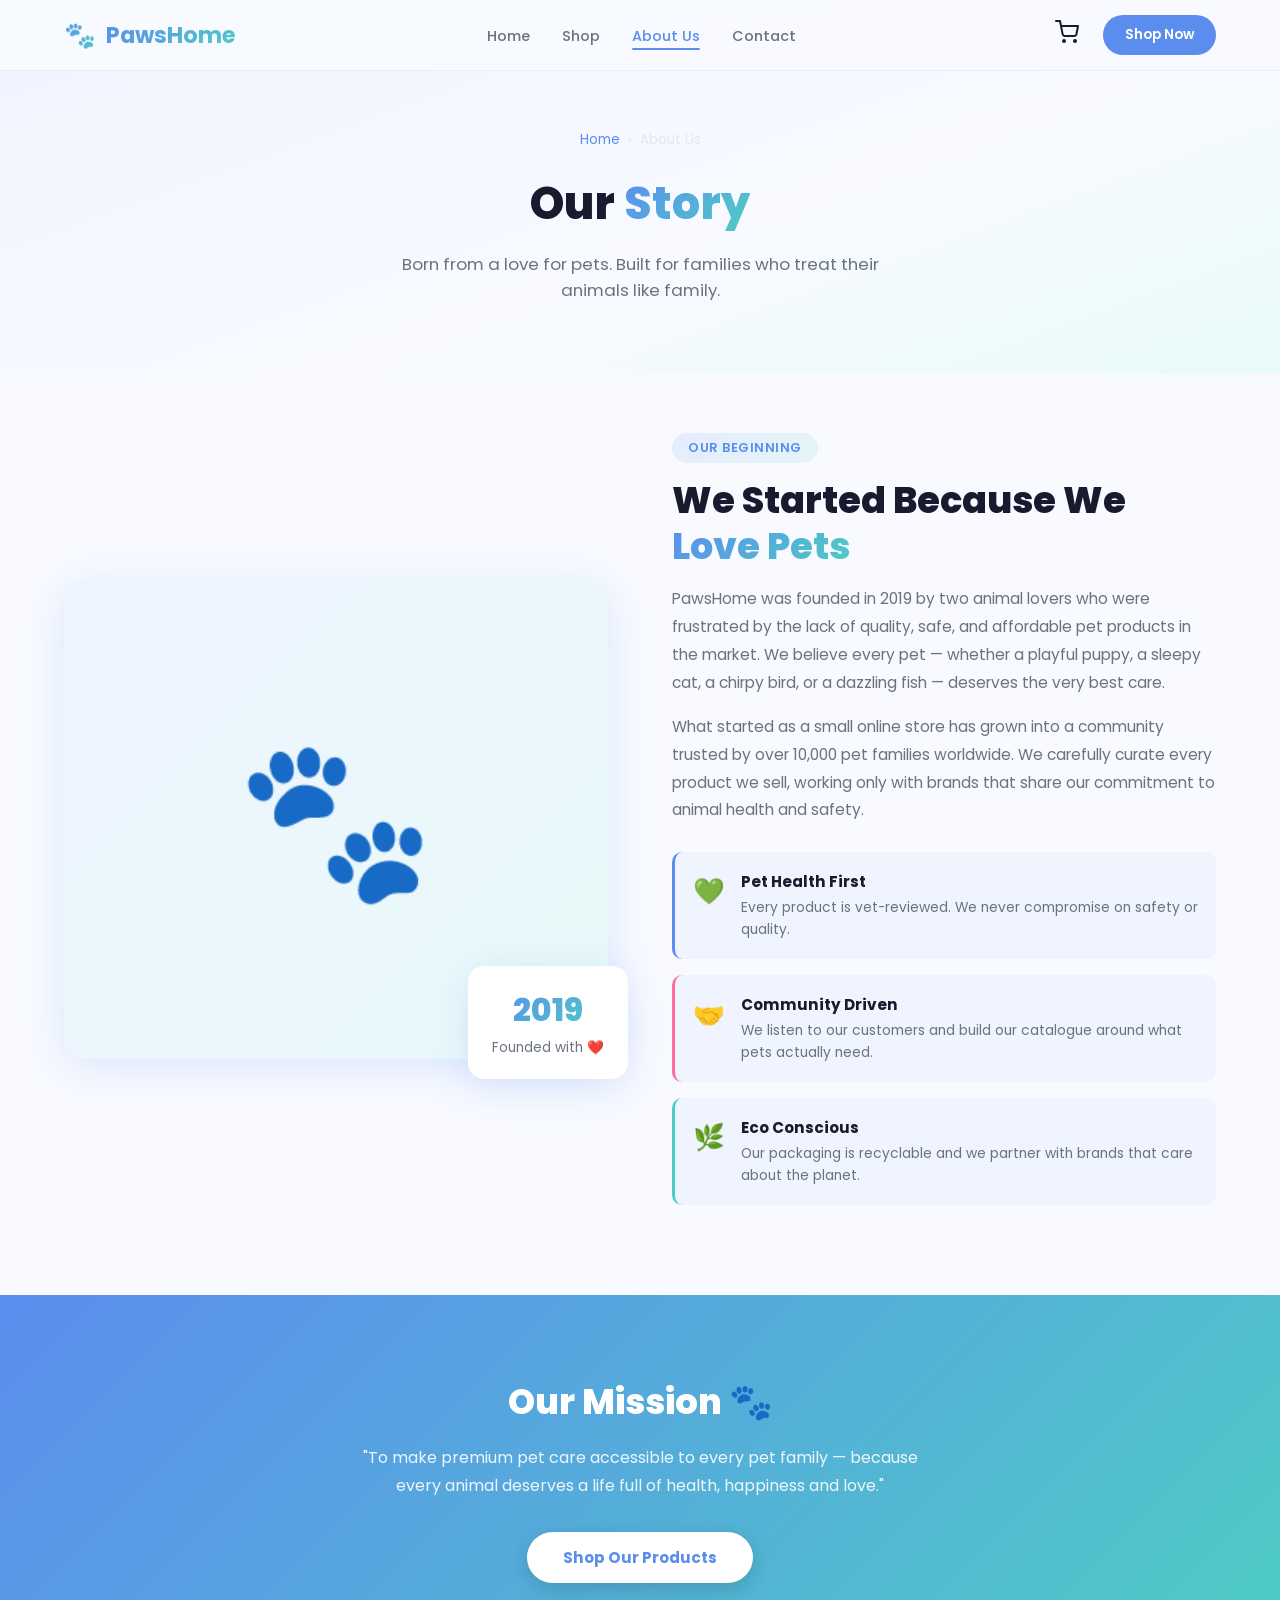
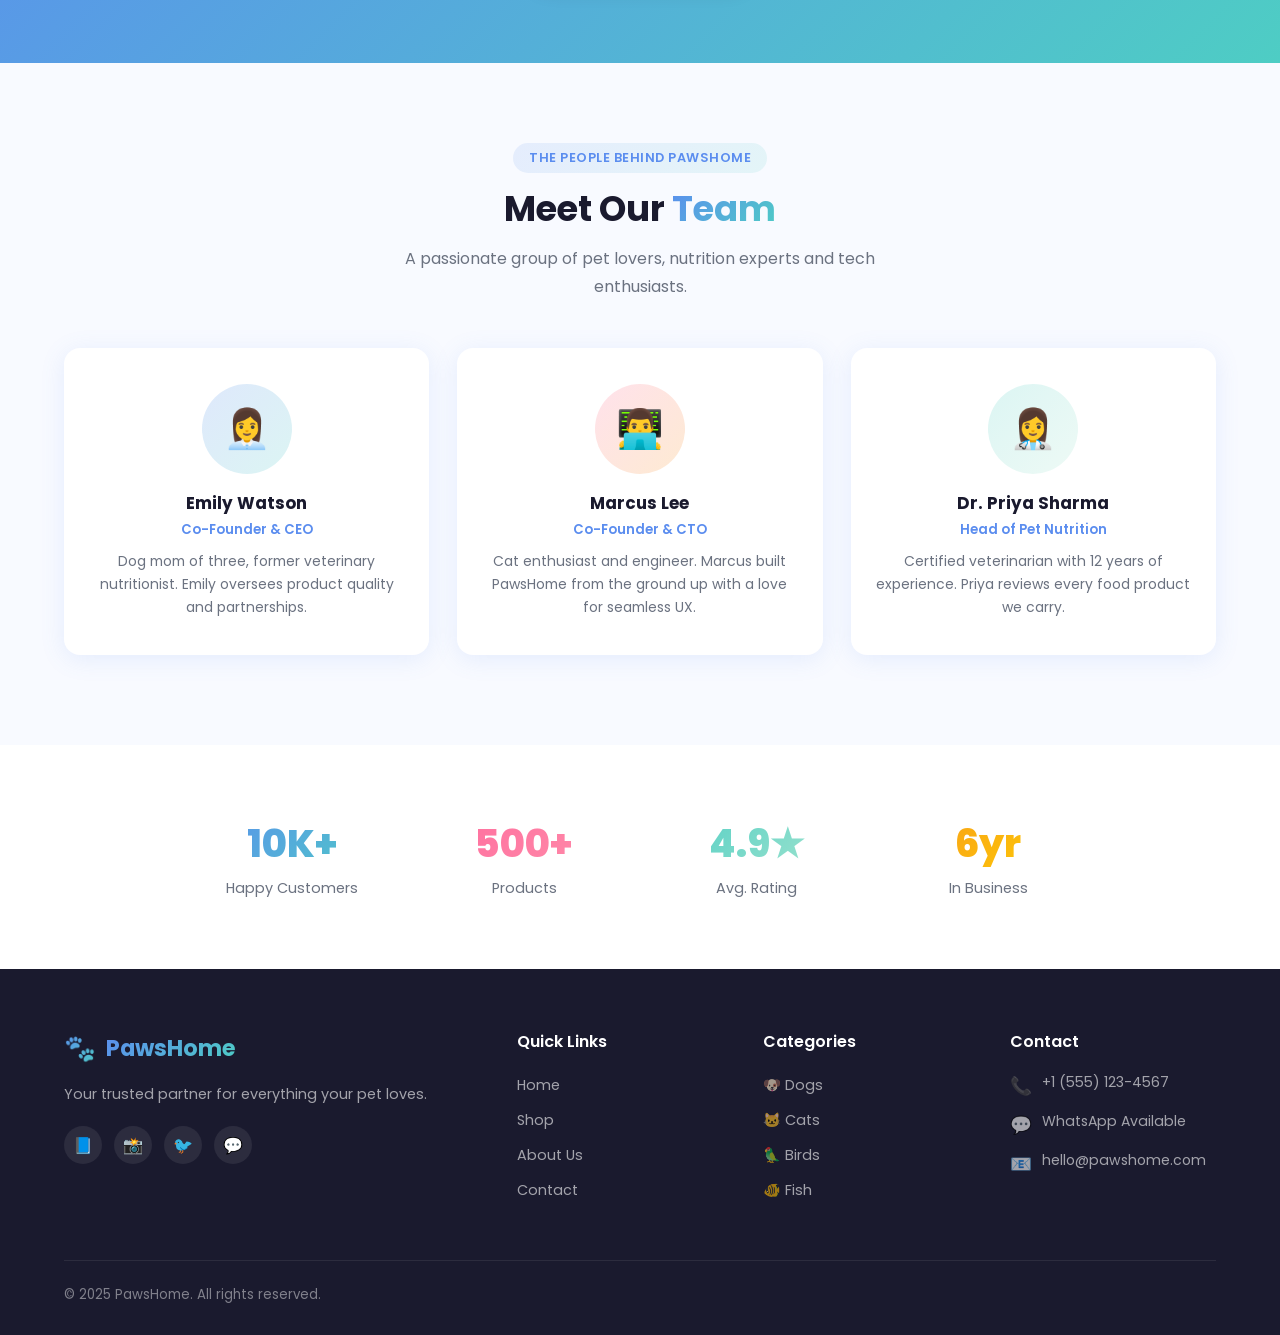
<file: about.html>
<!DOCTYPE html>
<html lang="en">
<head>
<meta charset="UTF-8"/>
<meta name="viewport" content="width=device-width,initial-scale=1"/>
<title>About Us — PawsHome</title>
<meta name="description" content="Learn the story behind PawsHome — why we started, what we believe, and how we are committed to making pets happier every day."/>
<link rel="stylesheet" href="css/style.css"/>
<style>
.about-story{display:grid;grid-template-columns:1fr 1fr;gap:64px;align-items:center;padding:60px 5% 90px}
.about-visual{position:relative}
.about-img-main{width:100%;height:480px;border-radius:24px;object-fit:cover;box-shadow:var(--shadow-lg)}
.about-img-placeholder{width:100%;height:480px;border-radius:24px;background:linear-gradient(135deg,#EEF4FF,#E8FAF9);display:flex;align-items:center;justify-content:center;font-size:10rem;box-shadow:var(--shadow-lg)}
.about-floating{position:absolute;bottom:-20px;right:-20px;background:var(--white);border-radius:var(--radius);padding:20px 24px;box-shadow:var(--shadow-lg);text-align:center}
.about-floating strong{font-size:2rem;font-weight:800;background:linear-gradient(135deg,var(--blue),var(--teal));-webkit-background-clip:text;-webkit-text-fill-color:transparent;background-clip:text;display:block}
.about-floating span{font-size:.85rem;color:var(--gray)}
.about-text .section-tag{text-align:left}
.about-text h2{font-size:2.3rem;font-weight:800;line-height:1.25;margin-bottom:16px}
.about-text p{color:var(--gray);font-size:.97rem;line-height:1.8;margin-bottom:16px}
.about-values{display:flex;flex-direction:column;gap:16px;margin-top:28px}
.value-item{display:flex;align-items:flex-start;gap:16px;padding:18px;background:rgba(91,141,239,.05);border-radius:var(--radius-sm);border-left:3px solid var(--blue)}
.value-icon{font-size:1.6rem;flex-shrink:0;margin-top:2px}
.value-item h4{font-size:.95rem;font-weight:700;margin-bottom:4px}
.value-item p{font-size:.86rem;color:var(--gray);margin:0;line-height:1.6}
.team-section{padding:0 5% 90px;text-align:center}
.team-grid{display:grid;grid-template-columns:repeat(3,1fr);gap:28px;margin-top:48px}
.team-card{background:var(--white);border-radius:var(--radius);box-shadow:var(--shadow);padding:36px 24px;transition:var(--transition)}
.team-card:hover{transform:translateY(-6px);box-shadow:var(--shadow-lg)}
.team-avatar{width:90px;height:90px;border-radius:50%;margin:0 auto 16px;display:flex;align-items:center;justify-content:center;font-size:2.4rem}
.team-card h3{font-size:1.05rem;font-weight:700;margin-bottom:4px}
.team-card .team-role{font-size:.83rem;color:var(--blue);font-weight:600;margin-bottom:10px}
.team-card p{font-size:.87rem;color:var(--gray);line-height:1.65}
.mission-band{background:linear-gradient(135deg,var(--blue),var(--teal));padding:80px 5%;text-align:center;color:#fff;margin-bottom:0}
.mission-band h2{font-size:2.2rem;font-weight:800;margin-bottom:16px}
.mission-band p{font-size:1rem;opacity:.9;max-width:560px;margin:0 auto 32px;line-height:1.75}
@media(max-width:860px){.about-story{grid-template-columns:1fr}.about-visual{display:none}.team-grid{grid-template-columns:1fr}}
</style>
</head>
<body>
<nav class="navbar">
  <div class="nav-inner">
    <a href="index.html" class="nav-logo"><span class="paw">🐾</span> <span>PawsHome</span></a>
    <ul class="nav-links">
      <li><a href="index.html">Home</a></li>
      <li><a href="shop.html">Shop</a></li>
      <li><a href="about.html" class="active">About Us</a></li>
      <li><a href="contact.html">Contact</a></li>
    </ul>
    <div class="nav-actions">
      <button class="cart-btn" title="Cart" onclick="location.href='shop.html'"><svg viewBox="0 0 24 24" fill="none" stroke-width="2" stroke-linecap="round" stroke-linejoin="round"><circle cx="9" cy="21" r="1"/><circle cx="20" cy="21" r="1"/><path d="M1 1h4l2.68 13.39a2 2 0 0 0 2 1.61h9.72a2 2 0 0 0 2-1.61L23 6H6"/></svg><span class="cart-badge" style="display:none">0</span></button>
      <a href="shop.html" class="btn-nav">Shop Now</a>
      <button class="hamburger" id="hamburger"><span></span><span></span><span></span></button>
    </div>
  </div>
  <div class="mobile-menu" id="mobile-menu">
    <a href="index.html">Home</a><a href="shop.html">Shop</a>
    <a href="about.html" class="active">About Us</a><a href="contact.html">Contact</a>
  </div>
</nav>

<div class="page-hero">
  <div class="breadcrumb"><a href="index.html">Home</a><span>›</span><span>About Us</span></div>
  <h1>Our <span style="background:linear-gradient(135deg,var(--blue),var(--teal));-webkit-background-clip:text;-webkit-text-fill-color:transparent;background-clip:text">Story</span></h1>
  <p>Born from a love for pets. Built for families who treat their animals like family.</p>
</div>

<!-- Story Section -->
<section class="about-story">
  <div class="about-visual">
    <div class="about-img-placeholder">🐾</div>
    <div class="about-floating"><strong>2019</strong><span>Founded with ❤️</span></div>
  </div>
  <div class="about-text">
    <div class="section-tag">Our Beginning</div>
    <h2>We Started Because We <span style="background:linear-gradient(135deg,var(--blue),var(--teal));-webkit-background-clip:text;-webkit-text-fill-color:transparent;background-clip:text">Love Pets</span></h2>
    <p>PawsHome was founded in 2019 by two animal lovers who were frustrated by the lack of quality, safe, and affordable pet products in the market. We believe every pet — whether a playful puppy, a sleepy cat, a chirpy bird, or a dazzling fish — deserves the very best care.</p>
    <p>What started as a small online store has grown into a community trusted by over 10,000 pet families worldwide. We carefully curate every product we sell, working only with brands that share our commitment to animal health and safety.</p>
    <div class="about-values">
      <div class="value-item">
        <div class="value-icon">💚</div>
        <div><h4>Pet Health First</h4><p>Every product is vet-reviewed. We never compromise on safety or quality.</p></div>
      </div>
      <div class="value-item" style="border-color:var(--pink)">
        <div class="value-icon">🤝</div>
        <div><h4>Community Driven</h4><p>We listen to our customers and build our catalogue around what pets actually need.</p></div>
      </div>
      <div class="value-item" style="border-color:var(--teal)">
        <div class="value-icon">🌿</div>
        <div><h4>Eco Conscious</h4><p>Our packaging is recyclable and we partner with brands that care about the planet.</p></div>
      </div>
    </div>
  </div>
</section>

<!-- Mission Band -->
<div class="mission-band">
  <h2>Our Mission 🐾</h2>
  <p>"To make premium pet care accessible to every pet family — because every animal deserves a life full of health, happiness and love."</p>
  <a href="shop.html" class="btn-white" style="background:#fff;color:var(--blue);font-weight:700;padding:14px 36px;border-radius:50px;font-size:.95rem;box-shadow:0 6px 20px rgba(0,0,0,.15);transition:.3s ease;display:inline-block">Shop Our Products</a>
</div>

<!-- Team -->
<section class="team-section" style="padding-top:80px">
  <div class="section-tag">The People Behind PawsHome</div>
  <h2 class="section-title">Meet Our <span>Team</span></h2>
  <p class="section-sub">A passionate group of pet lovers, nutrition experts and tech enthusiasts.</p>
  <div class="team-grid">
    <div class="team-card">
      <div class="team-avatar" style="background:linear-gradient(135deg,rgba(91,141,239,.2),rgba(78,205,196,.2))">👩‍💼</div>
      <h3>Emily Watson</h3>
      <div class="team-role">Co-Founder & CEO</div>
      <p>Dog mom of three, former veterinary nutritionist. Emily oversees product quality and partnerships.</p>
    </div>
    <div class="team-card">
      <div class="team-avatar" style="background:linear-gradient(135deg,rgba(255,107,157,.2),rgba(247,151,30,.2))">👨‍💻</div>
      <h3>Marcus Lee</h3>
      <div class="team-role">Co-Founder & CTO</div>
      <p>Cat enthusiast and engineer. Marcus built PawsHome from the ground up with a love for seamless UX.</p>
    </div>
    <div class="team-card">
      <div class="team-avatar" style="background:linear-gradient(135deg,rgba(78,205,196,.2),rgba(168,230,207,.2))">👩‍⚕️</div>
      <h3>Dr. Priya Sharma</h3>
      <div class="team-role">Head of Pet Nutrition</div>
      <p>Certified veterinarian with 12 years of experience. Priya reviews every food product we carry.</p>
    </div>
  </div>
</section>

<!-- Stats Band -->
<section style="background:var(--white);padding:70px 5%">
  <div style="display:grid;grid-template-columns:repeat(4,1fr);gap:28px;text-align:center;max-width:900px;margin:0 auto">
    <div><div style="font-size:2.4rem;font-weight:800;background:linear-gradient(135deg,var(--blue),var(--teal));-webkit-background-clip:text;-webkit-text-fill-color:transparent;background-clip:text">10K+</div><div style="color:var(--gray);font-size:.9rem;margin-top:6px">Happy Customers</div></div>
    <div><div style="font-size:2.4rem;font-weight:800;background:linear-gradient(135deg,var(--pink),#FF8FAB);-webkit-background-clip:text;-webkit-text-fill-color:transparent;background-clip:text">500+</div><div style="color:var(--gray);font-size:.9rem;margin-top:6px">Products</div></div>
    <div><div style="font-size:2.4rem;font-weight:800;background:linear-gradient(135deg,var(--teal),#A8E6CF);-webkit-background-clip:text;-webkit-text-fill-color:transparent;background-clip:text">4.9★</div><div style="color:var(--gray);font-size:.9rem;margin-top:6px">Avg. Rating</div></div>
    <div><div style="font-size:2.4rem;font-weight:800;background:linear-gradient(135deg,var(--orange),#FFD200);-webkit-background-clip:text;-webkit-text-fill-color:transparent;background-clip:text">6yr</div><div style="color:var(--gray);font-size:.9rem;margin-top:6px">In Business</div></div>
  </div>
</section>

<footer>
  <div class="footer-grid">
    <div class="footer-brand">
      <div class="nav-logo" style="color:#fff;margin-bottom:4px"><span class="paw">🐾</span> <span>PawsHome</span></div>
      <p>Your trusted partner for everything your pet loves.</p>
      <div class="footer-socials"><a href="#" class="social-icon">📘</a><a href="#" class="social-icon">📸</a><a href="#" class="social-icon">🐦</a><a href="https://wa.me/15551234567" class="social-icon">💬</a></div>
    </div>
    <div class="footer-col"><h4>Quick Links</h4><ul><li><a href="index.html">Home</a></li><li><a href="shop.html">Shop</a></li><li><a href="about.html">About Us</a></li><li><a href="contact.html">Contact</a></li></ul></div>
    <div class="footer-col"><h4>Categories</h4><ul><li><a href="shop.html?cat=dogs">🐶 Dogs</a></li><li><a href="shop.html?cat=cats">🐱 Cats</a></li><li><a href="shop.html?cat=birds">🦜 Birds</a></li><li><a href="shop.html?cat=fish">🐠 Fish</a></li></ul></div>
    <div class="footer-col"><h4>Contact</h4><div class="footer-contact-item"><span>📞</span><span>+1 (555) 123-4567</span></div><div class="footer-contact-item"><span>💬</span><span>WhatsApp Available</span></div><div class="footer-contact-item"><span>📧</span><span>hello@pawshome.com</span></div></div>
  </div>
  <div class="footer-bottom"><p>© 2025 PawsHome. All rights reserved.</p></div>
</footer>
<div id="cart-toast">🛒 Added to cart!</div>
<script src="js/products.js"></script>
<script src="js/main.js"></script>
</body>
</html>
</file>
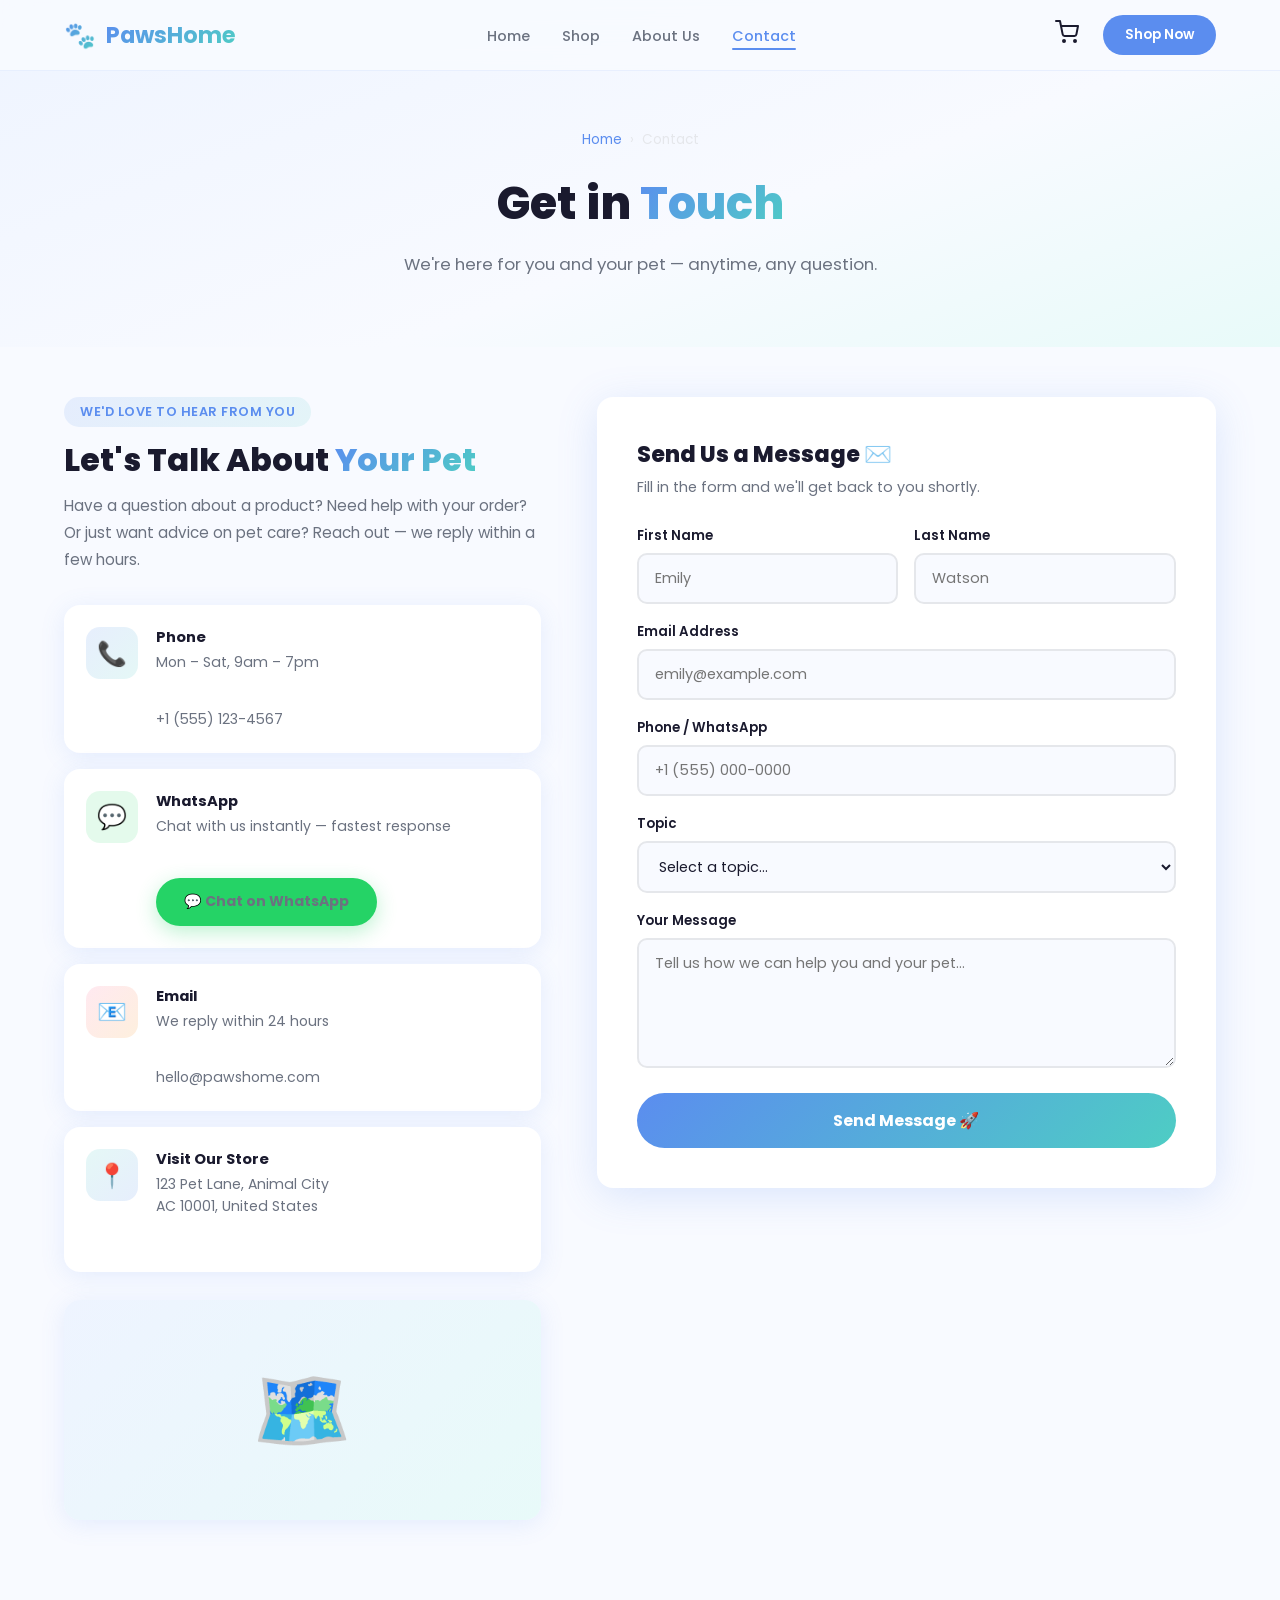
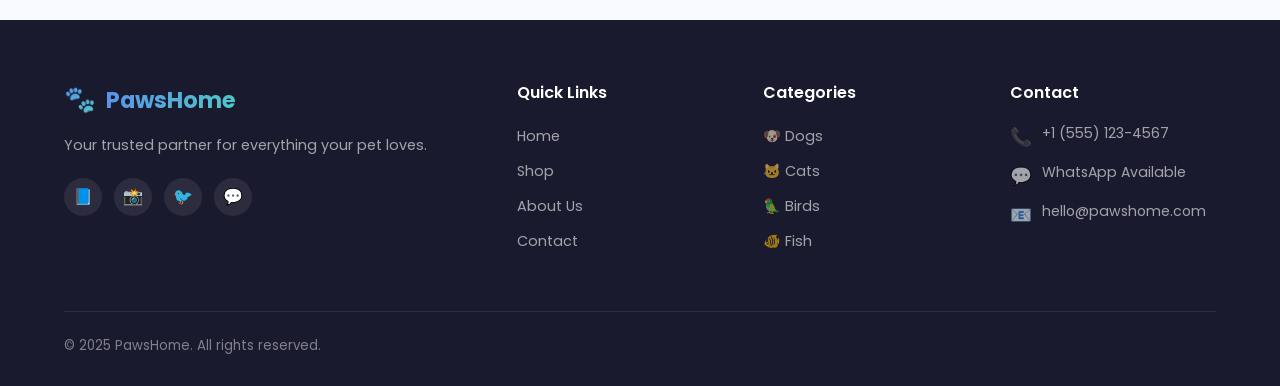
<file: contact.html>
<!DOCTYPE html>
<html lang="en">
<head>
<meta charset="UTF-8"/>
<meta name="viewport" content="width=device-width,initial-scale=1"/>
<title>Contact — PawsHome</title>
<meta name="description" content="Get in touch with PawsHome. Call, WhatsApp or visit us — we are always happy to help you and your pet."/>
<link rel="stylesheet" href="css/style.css"/>
<style>
.contact-layout{display:grid;grid-template-columns:1fr 1.3fr;gap:56px;align-items:start;padding:50px 5% 100px}
.contact-info h2{font-size:2rem;font-weight:800;margin-bottom:14px;line-height:1.2}
.contact-info p{color:var(--gray);font-size:.95rem;line-height:1.75;margin-bottom:32px}
.contact-card{background:var(--white);border-radius:var(--radius);box-shadow:var(--shadow);padding:22px;display:flex;align-items:flex-start;gap:18px;margin-bottom:16px;transition:var(--transition)}
.contact-card:hover{transform:translateX(6px);box-shadow:var(--shadow-lg)}
.contact-icon{width:52px;height:52px;border-radius:14px;display:flex;align-items:center;justify-content:center;font-size:1.5rem;flex-shrink:0}
.contact-card h4{font-size:.92rem;font-weight:700;margin-bottom:4px}
.contact-card p,.contact-card a{font-size:.88rem;color:var(--gray);line-height:1.55;text-decoration:none}
.contact-card a:hover{color:var(--blue)}
.wa-btn{display:inline-flex;align-items:center;gap:10px;background:#25D366;color:#fff;padding:13px 28px;border-radius:50px;font-size:.9rem;font-weight:700;margin-top:8px;text-decoration:none;transition:var(--transition);box-shadow:0 6px 20px rgba(37,211,102,.3)}
.wa-btn:hover{background:#1fb855;transform:translateY(-2px)}
.map-box{background:linear-gradient(135deg,#EEF4FF,#E8FAF9);border-radius:var(--radius);height:220px;display:flex;align-items:center;justify-content:center;font-size:5rem;margin-top:28px;box-shadow:var(--shadow)}
.contact-form-wrap{background:var(--white);border-radius:var(--radius);box-shadow:var(--shadow-lg);padding:40px}
.contact-form-wrap h3{font-size:1.4rem;font-weight:800;margin-bottom:6px}
.contact-form-wrap > p{color:var(--gray);font-size:.9rem;margin-bottom:28px}
.form-row{display:grid;grid-template-columns:1fr 1fr;gap:16px}
.form-group{margin-bottom:18px}
.form-group label{display:block;font-size:.83rem;font-weight:600;color:var(--dark);margin-bottom:7px}
.form-group input,.form-group select,.form-group textarea{width:100%;padding:13px 16px;border:2px solid var(--lgray);border-radius:var(--radius-sm);font-family:'Poppins',sans-serif;font-size:.9rem;color:var(--dark);background:var(--bg);transition:var(--transition);outline:none;resize:vertical}
.form-group input:focus,.form-group select:focus,.form-group textarea:focus{border-color:var(--blue);background:var(--white)}
.form-group textarea{min-height:130px}
.form-submit{width:100%;padding:15px;border-radius:50px;background:linear-gradient(135deg,var(--blue),var(--teal));color:#fff;font-size:1rem;font-weight:700;transition:var(--transition)}
.form-submit:hover{opacity:.9;transform:translateY(-2px)}
.success-msg{display:none;background:rgba(78,205,196,.12);border:2px solid var(--teal);border-radius:var(--radius-sm);padding:16px;color:var(--teal);font-weight:600;font-size:.9rem;text-align:center;margin-top:16px}
.success-msg.show{display:block}
@media(max-width:860px){.contact-layout{grid-template-columns:1fr}.form-row{grid-template-columns:1fr}}
</style>
</head>
<body>
<nav class="navbar">
  <div class="nav-inner">
    <a href="index.html" class="nav-logo"><span class="paw">🐾</span> <span>PawsHome</span></a>
    <ul class="nav-links">
      <li><a href="index.html">Home</a></li>
      <li><a href="shop.html">Shop</a></li>
      <li><a href="about.html">About Us</a></li>
      <li><a href="contact.html" class="active">Contact</a></li>
    </ul>
    <div class="nav-actions">
      <button class="cart-btn" title="Cart" onclick="location.href='shop.html'"><svg viewBox="0 0 24 24" fill="none" stroke-width="2" stroke-linecap="round" stroke-linejoin="round"><circle cx="9" cy="21" r="1"/><circle cx="20" cy="21" r="1"/><path d="M1 1h4l2.68 13.39a2 2 0 0 0 2 1.61h9.72a2 2 0 0 0 2-1.61L23 6H6"/></svg><span class="cart-badge" style="display:none">0</span></button>
      <a href="shop.html" class="btn-nav">Shop Now</a>
      <button class="hamburger" id="hamburger"><span></span><span></span><span></span></button>
    </div>
  </div>
  <div class="mobile-menu" id="mobile-menu">
    <a href="index.html">Home</a><a href="shop.html">Shop</a>
    <a href="about.html">About Us</a><a href="contact.html" class="active">Contact</a>
  </div>
</nav>

<div class="page-hero">
  <div class="breadcrumb"><a href="index.html">Home</a><span>›</span><span>Contact</span></div>
  <h1>Get in <span style="background:linear-gradient(135deg,var(--blue),var(--teal));-webkit-background-clip:text;-webkit-text-fill-color:transparent;background-clip:text">Touch</span></h1>
  <p>We're here for you and your pet — anytime, any question.</p>
</div>

<div class="contact-layout">
  <!-- Contact Info -->
  <div class="contact-info">
    <div class="section-tag" style="margin-bottom:14px">We'd Love to Hear From You</div>
    <h2>Let's Talk About <span style="background:linear-gradient(135deg,var(--blue),var(--teal));-webkit-background-clip:text;-webkit-text-fill-color:transparent;background-clip:text">Your Pet</span></h2>
    <p>Have a question about a product? Need help with your order? Or just want advice on pet care? Reach out — we reply within a few hours.</p>

    <div class="contact-card">
      <div class="contact-icon" style="background:linear-gradient(135deg,rgba(91,141,239,.15),rgba(78,205,196,.15))">📞</div>
      <div>
        <h4>Phone</h4>
        <p>Mon – Sat, 9am – 7pm</p>
        <a href="tel:+15551234567">+1 (555) 123-4567</a>
      </div>
    </div>
    <div class="contact-card">
      <div class="contact-icon" style="background:rgba(37,211,102,.12)">💬</div>
      <div>
        <h4>WhatsApp</h4>
        <p>Chat with us instantly — fastest response</p>
        <a href="https://wa.me/15559876543" class="wa-btn">💬 Chat on WhatsApp</a>
      </div>
    </div>
    <div class="contact-card">
      <div class="contact-icon" style="background:linear-gradient(135deg,rgba(255,107,157,.15),rgba(247,151,30,.15))">📧</div>
      <div>
        <h4>Email</h4>
        <p>We reply within 24 hours</p>
        <a href="mailto:hello@pawshome.com">hello@pawshome.com</a>
      </div>
    </div>
    <div class="contact-card">
      <div class="contact-icon" style="background:linear-gradient(135deg,rgba(78,205,196,.15),rgba(91,141,239,.15))">📍</div>
      <div>
        <h4>Visit Our Store</h4>
        <p>123 Pet Lane, Animal City<br/>AC 10001, United States</p>
      </div>
    </div>
    <div class="map-box">🗺️</div>
  </div>

  <!-- Contact Form -->
  <div class="contact-form-wrap">
    <h3>Send Us a Message ✉️</h3>
    <p>Fill in the form and we'll get back to you shortly.</p>
    <form id="contact-form" onsubmit="submitForm(event)">
      <div class="form-row">
        <div class="form-group"><label for="fname">First Name</label><input type="text" id="fname" placeholder="Emily" required/></div>
        <div class="form-group"><label for="lname">Last Name</label><input type="text" id="lname" placeholder="Watson" required/></div>
      </div>
      <div class="form-group"><label for="email">Email Address</label><input type="email" id="email" placeholder="emily@example.com" required/></div>
      <div class="form-group"><label for="phone">Phone / WhatsApp</label><input type="tel" id="phone" placeholder="+1 (555) 000-0000"/></div>
      <div class="form-group">
        <label for="topic">Topic</label>
        <select id="topic">
          <option value="">Select a topic...</option>
          <option>Product Question</option>
          <option>Order & Delivery</option>
          <option>Returns & Refunds</option>
          <option>Pet Care Advice</option>
          <option>Other</option>
        </select>
      </div>
      <div class="form-group"><label for="message">Your Message</label><textarea id="message" placeholder="Tell us how we can help you and your pet..." required></textarea></div>
      <button type="submit" class="form-submit">Send Message 🚀</button>
      <div class="success-msg" id="success-msg">✅ Message sent! We'll get back to you within 24 hours.</div>
    </form>
  </div>
</div>

<footer>
  <div class="footer-grid">
    <div class="footer-brand">
      <div class="nav-logo" style="color:#fff;margin-bottom:4px"><span class="paw">🐾</span> <span>PawsHome</span></div>
      <p>Your trusted partner for everything your pet loves.</p>
      <div class="footer-socials"><a href="#" class="social-icon">📘</a><a href="#" class="social-icon">📸</a><a href="#" class="social-icon">🐦</a><a href="https://wa.me/15551234567" class="social-icon">💬</a></div>
    </div>
    <div class="footer-col"><h4>Quick Links</h4><ul><li><a href="index.html">Home</a></li><li><a href="shop.html">Shop</a></li><li><a href="about.html">About Us</a></li><li><a href="contact.html">Contact</a></li></ul></div>
    <div class="footer-col"><h4>Categories</h4><ul><li><a href="shop.html?cat=dogs">🐶 Dogs</a></li><li><a href="shop.html?cat=cats">🐱 Cats</a></li><li><a href="shop.html?cat=birds">🦜 Birds</a></li><li><a href="shop.html?cat=fish">🐠 Fish</a></li></ul></div>
    <div class="footer-col"><h4>Contact</h4><div class="footer-contact-item"><span>📞</span><span>+1 (555) 123-4567</span></div><div class="footer-contact-item"><span>💬</span><span>WhatsApp Available</span></div><div class="footer-contact-item"><span>📧</span><span>hello@pawshome.com</span></div></div>
  </div>
  <div class="footer-bottom"><p>© 2025 PawsHome. All rights reserved.</p></div>
</footer>
<div id="cart-toast">🛒 Added to cart!</div>
<script src="js/products.js"></script>
<script src="js/main.js"></script>
<script>
function submitForm(e){
  e.preventDefault();
  const btn=e.target.querySelector('.form-submit');
  btn.textContent='Sending...';btn.disabled=true;
  setTimeout(()=>{
    document.getElementById('success-msg').classList.add('show');
    btn.textContent='Send Message 🚀';btn.disabled=false;
    e.target.reset();
  },1200);
}
</script>
</body>
</html>
</file>
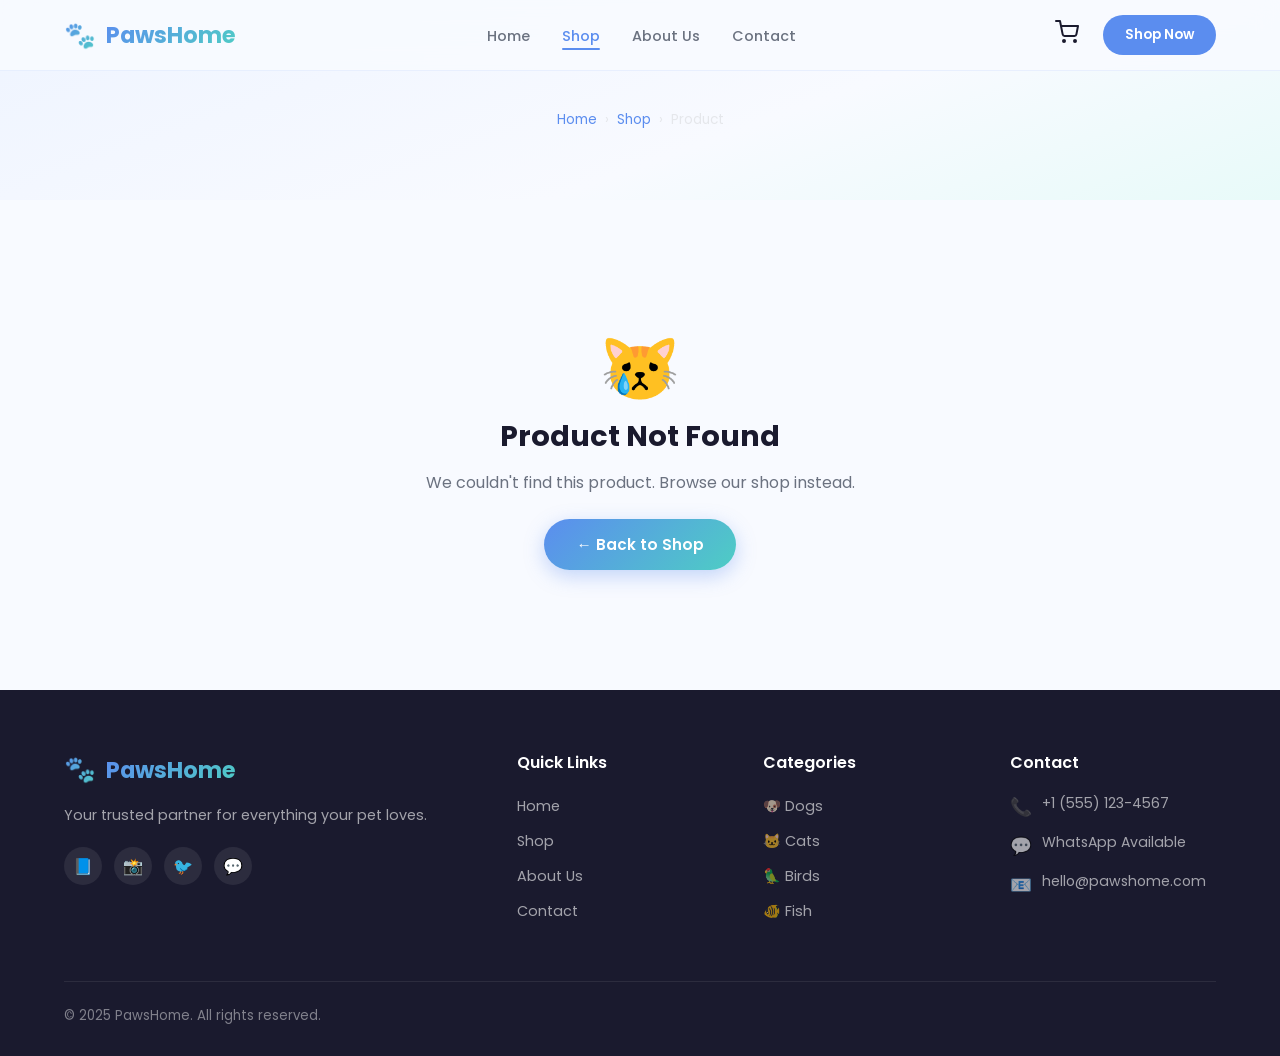
<file: product.html>
<!DOCTYPE html>
<html lang="en">
<head>
<meta charset="UTF-8"/>
<meta name="viewport" content="width=device-width,initial-scale=1"/>
<title id="page-title">Product — PawsHome</title>
<meta name="description" content="View product details at PawsHome."/>
<link rel="stylesheet" href="css/style.css"/>
<style>
.product-detail{display:grid;grid-template-columns:1fr 1fr;gap:56px;align-items:start;padding:40px 5% 90px}
.product-gallery{position:sticky;top:90px}
.gallery-main{width:100%;height:400px;border-radius:var(--radius);overflow:hidden;background:var(--white);box-shadow:var(--shadow);display:flex;align-items:center;justify-content:center;font-size:9rem;margin-bottom:16px}
.gallery-main img{width:100%;height:100%;object-fit:cover}
.product-info{}
.product-info .product-cat{font-size:.82rem;font-weight:600;color:var(--blue);text-transform:uppercase;letter-spacing:.5px;margin-bottom:8px}
.product-info h1{font-size:1.9rem;font-weight:800;line-height:1.25;margin-bottom:14px}
.info-rating{display:flex;align-items:center;gap:10px;margin-bottom:20px}
.info-stars{color:#F7971E;font-size:1.1rem;letter-spacing:1px}
.info-rating span{font-size:.88rem;color:var(--gray)}
.info-price{display:flex;align-items:center;gap:14px;margin-bottom:24px}
.info-price-now{font-size:2.2rem;font-weight:800;color:var(--dark)}
.info-price-old{font-size:1.1rem;color:var(--gray);text-decoration:line-through}
.info-badge{background:var(--pink);color:#fff;font-size:.78rem;font-weight:700;padding:5px 14px;border-radius:50px}
.info-desc{color:var(--gray);font-size:.95rem;line-height:1.78;margin-bottom:24px}
.info-features{list-style:none;margin-bottom:28px}
.info-features li{display:flex;align-items:center;gap:10px;font-size:.9rem;color:var(--gray);padding:7px 0;border-bottom:1px solid var(--lgray)}
.info-features li::before{content:'✓';color:var(--teal);font-weight:700;font-size:1rem}
.info-meta{display:grid;grid-template-columns:1fr 1fr;gap:12px;background:rgba(91,141,239,.06);border-radius:var(--radius-sm);padding:18px;margin-bottom:28px}
.meta-item span:first-child{font-size:.78rem;color:var(--gray);display:block;margin-bottom:3px}
.meta-item strong{font-size:.92rem;font-weight:600}
.qty-row{display:flex;align-items:center;gap:16px;margin-bottom:24px}
.qty-label{font-size:.88rem;color:var(--gray);font-weight:500}
.qty-ctrl{display:flex;align-items:center;gap:2px;background:var(--lgray);border-radius:var(--radius-sm)}
.qty-ctrl button{width:38px;height:38px;background:none;font-size:1.2rem;font-weight:700;color:var(--dark);border-radius:var(--radius-sm);transition:var(--transition)}
.qty-ctrl button:hover{background:rgba(91,141,239,.15);color:var(--blue)}
.qty-ctrl input{width:46px;height:38px;text-align:center;border:none;background:var(--white);font-family:'Poppins',sans-serif;font-size:.95rem;font-weight:600}
.action-row{display:flex;gap:14px;flex-wrap:wrap}
.add-detail-btn{flex:1;padding:15px;border-radius:50px;background:linear-gradient(135deg,var(--blue),var(--teal));color:#fff;font-size:1rem;font-weight:700;transition:var(--transition);display:flex;align-items:center;justify-content:center;gap:8px}
.add-detail-btn:hover{opacity:.9;transform:translateY(-2px)}
.wish-btn{width:52px;height:52px;border-radius:50%;border:2px solid var(--lgray);background:none;font-size:1.3rem;transition:var(--transition)}
.wish-btn:hover{border-color:var(--pink);transform:scale(1.1)}
.related-section{padding:0 5% 90px}
.related-grid{display:grid;grid-template-columns:repeat(4,1fr);gap:24px}
.not-found{text-align:center;padding:120px 5%;color:var(--gray)}
.not-found h1{font-size:1.8rem;margin-bottom:12px;color:var(--dark)}
@media(max-width:860px){.product-detail{grid-template-columns:1fr}.product-gallery{position:static}.related-grid{grid-template-columns:repeat(2,1fr)}}
@media(max-width:540px){.related-grid{grid-template-columns:1fr}.action-row{flex-direction:column}}
</style>
</head>
<body>
<nav class="navbar">
  <div class="nav-inner">
    <a href="index.html" class="nav-logo"><span class="paw">🐾</span> <span>PawsHome</span></a>
    <ul class="nav-links">
      <li><a href="index.html">Home</a></li>
      <li><a href="shop.html" class="active">Shop</a></li>
      <li><a href="about.html">About Us</a></li>
      <li><a href="contact.html">Contact</a></li>
    </ul>
    <div class="nav-actions">
      <button class="cart-btn" title="Cart"><svg viewBox="0 0 24 24" fill="none" stroke-width="2" stroke-linecap="round" stroke-linejoin="round"><circle cx="9" cy="21" r="1"/><circle cx="20" cy="21" r="1"/><path d="M1 1h4l2.68 13.39a2 2 0 0 0 2 1.61h9.72a2 2 0 0 0 2-1.61L23 6H6"/></svg><span class="cart-badge" style="display:none">0</span></button>
      <a href="shop.html" class="btn-nav">Shop Now</a>
      <button class="hamburger" id="hamburger"><span></span><span></span><span></span></button>
    </div>
  </div>
  <div class="mobile-menu" id="mobile-menu">
    <a href="index.html">Home</a><a href="shop.html" class="active">Shop</a>
    <a href="about.html">About Us</a><a href="contact.html">Contact</a>
  </div>
</nav>

<div class="page-hero" style="padding:110px 5% 50px">
  <div class="breadcrumb" id="breadcrumb"><a href="index.html">Home</a><span>›</span><a href="shop.html">Shop</a><span>›</span><span id="bc-name">Product</span></div>
</div>

<div id="product-detail-wrap"></div>

<section class="related-section" id="related-section" style="display:none">
  <div class="section-center" style="margin-bottom:36px">
    <div class="section-tag">You May Also Like</div>
    <h2 class="section-title">Related <span>Products</span></h2>
  </div>
  <div class="related-grid" id="related-grid"></div>
</section>

<footer>
  <div class="footer-grid">
    <div class="footer-brand">
      <div class="nav-logo" style="color:#fff;margin-bottom:4px"><span class="paw">🐾</span> <span>PawsHome</span></div>
      <p>Your trusted partner for everything your pet loves.</p>
      <div class="footer-socials"><a href="#" class="social-icon">📘</a><a href="#" class="social-icon">📸</a><a href="#" class="social-icon">🐦</a><a href="https://wa.me/15551234567" class="social-icon">💬</a></div>
    </div>
    <div class="footer-col"><h4>Quick Links</h4><ul><li><a href="index.html">Home</a></li><li><a href="shop.html">Shop</a></li><li><a href="about.html">About Us</a></li><li><a href="contact.html">Contact</a></li></ul></div>
    <div class="footer-col"><h4>Categories</h4><ul><li><a href="shop.html?cat=dogs">🐶 Dogs</a></li><li><a href="shop.html?cat=cats">🐱 Cats</a></li><li><a href="shop.html?cat=birds">🦜 Birds</a></li><li><a href="shop.html?cat=fish">🐠 Fish</a></li></ul></div>
    <div class="footer-col"><h4>Contact</h4><div class="footer-contact-item"><span>📞</span><span>+1 (555) 123-4567</span></div><div class="footer-contact-item"><span>💬</span><span>WhatsApp Available</span></div><div class="footer-contact-item"><span>📧</span><span>hello@pawshome.com</span></div></div>
  </div>
  <div class="footer-bottom"><p>© 2025 PawsHome. All rights reserved.</p></div>
</footer>
<div id="cart-toast">🛒 Added to cart!</div>
<script src="js/products.js"></script>
<script src="js/main.js"></script>
<script src="js/product.js"></script>
</body>
</html>
</file>
<file: css/style.css>
@import url('https://fonts.googleapis.com/css2?family=Poppins:wght@300;400;500;600;700;800&display=swap');

*,*::before,*::after{box-sizing:border-box;margin:0;padding:0}
:root{
  --blue:#5B8DEF;--pink:#FF6B9D;--teal:#4ECDC4;--orange:#F7971E;
  --bg:#F8FAFF;--white:#FFFFFF;--dark:#1A1A2E;--gray:#6B7280;--lgray:#E5E7EB;
  --shadow:0 4px 24px rgba(91,141,239,.13);--shadow-lg:0 8px 40px rgba(91,141,239,.18);
  --radius:16px;--radius-sm:10px;--transition:.3s ease;
}
html{scroll-behavior:smooth}
body{font-family:'Poppins',sans-serif;background:var(--bg);color:var(--dark);overflow-x:hidden}
a{text-decoration:none;color:inherit}
img{max-width:100%;display:block}
ul{list-style:none}
button{font-family:'Poppins',sans-serif;cursor:pointer;border:none;outline:none}

/* ── Scrollbar ── */
::-webkit-scrollbar{width:6px}::-webkit-scrollbar-track{background:var(--bg)}
::-webkit-scrollbar-thumb{background:var(--blue);border-radius:4px}

/* ── Navbar ── */
.navbar{position:fixed;top:0;left:0;width:100%;z-index:999;padding:0 5%;background:rgba(248,250,255,.92);backdrop-filter:blur(14px);border-bottom:1px solid rgba(91,141,239,.1);transition:var(--transition)}
.nav-inner{display:flex;align-items:center;justify-content:space-between;height:70px}
.nav-logo{display:flex;align-items:center;gap:10px;font-size:1.4rem;font-weight:700;color:var(--dark)}
.nav-logo span{background:linear-gradient(135deg,var(--blue),var(--teal));-webkit-background-clip:text;-webkit-text-fill-color:transparent;background-clip:text}
.nav-logo .paw{font-size:1.6rem}
.nav-links{display:flex;align-items:center;gap:32px}
.nav-links a{font-size:.9rem;font-weight:500;color:var(--gray);transition:var(--transition);position:relative}
.nav-links a::after{content:'';position:absolute;bottom:-4px;left:0;width:0;height:2px;background:var(--blue);border-radius:2px;transition:var(--transition)}
.nav-links a:hover,.nav-links a.active{color:var(--blue)}
.nav-links a:hover::after,.nav-links a.active::after{width:100%}
.nav-actions{display:flex;align-items:center;gap:16px}
.cart-btn{position:relative;background:none;padding:8px;border-radius:50%;transition:var(--transition)}
.cart-btn:hover{background:rgba(91,141,239,.1)}
.cart-btn svg{width:24px;height:24px;stroke:var(--dark)}
.cart-badge{position:absolute;top:-2px;right:-2px;background:var(--pink);color:#fff;font-size:.65rem;font-weight:700;width:18px;height:18px;border-radius:50%;display:flex;align-items:center;justify-content:center}
.btn-nav{background:var(--blue);color:#fff;padding:10px 22px;border-radius:50px;font-size:.85rem;font-weight:600;transition:var(--transition)}
.btn-nav:hover{background:#4a79d9;transform:translateY(-1px)}
.hamburger{display:none;flex-direction:column;gap:5px;background:none;padding:6px}
.hamburger span{display:block;width:24px;height:2px;background:var(--dark);border-radius:2px;transition:var(--transition)}
.mobile-menu{display:none;flex-direction:column;gap:4px;padding:16px 5% 20px;background:var(--white);border-bottom:1px solid var(--lgray)}
.mobile-menu a{padding:12px 16px;border-radius:var(--radius-sm);font-weight:500;color:var(--gray);transition:var(--transition)}
.mobile-menu a:hover,.mobile-menu a.active{background:rgba(91,141,239,.08);color:var(--blue)}
.mobile-menu.open{display:flex}

/* ── Buttons ── */
.btn{display:inline-flex;align-items:center;gap:8px;padding:14px 32px;border-radius:50px;font-size:.95rem;font-weight:600;transition:var(--transition)}
.btn-primary{background:linear-gradient(135deg,var(--blue),var(--teal));color:#fff;box-shadow:0 6px 20px rgba(91,141,239,.35)}
.btn-primary:hover{transform:translateY(-2px);box-shadow:0 10px 28px rgba(91,141,239,.4)}
.btn-outline{border:2px solid var(--blue);color:var(--blue)}
.btn-outline:hover{background:var(--blue);color:#fff;transform:translateY(-2px)}
.btn-pink{background:linear-gradient(135deg,var(--pink),#FF8FAB);color:#fff;box-shadow:0 6px 20px rgba(255,107,157,.3)}
.btn-pink:hover{transform:translateY(-2px);box-shadow:0 10px 28px rgba(255,107,157,.4)}
.btn-sm{padding:10px 22px;font-size:.85rem}

/* ── Section Layout ── */
.section{padding:90px 5%}
.section-alt{background:var(--white)}
.section-center{text-align:center}
.section-tag{display:inline-block;background:linear-gradient(135deg,rgba(91,141,239,.12),rgba(78,205,196,.12));color:var(--blue);font-size:.8rem;font-weight:600;padding:6px 16px;border-radius:50px;margin-bottom:14px;letter-spacing:.5px;text-transform:uppercase}
.section-title{font-size:2.2rem;font-weight:700;line-height:1.25;margin-bottom:14px}
.section-title span{background:linear-gradient(135deg,var(--blue),var(--teal));-webkit-background-clip:text;-webkit-text-fill-color:transparent;background-clip:text}
.section-sub{color:var(--gray);font-size:1rem;line-height:1.7;max-width:560px;margin:0 auto 48px}

/* ── Cards shared ── */
.card{background:var(--white);border-radius:var(--radius);box-shadow:var(--shadow);transition:var(--transition);overflow:hidden}
.card:hover{transform:translateY(-6px);box-shadow:var(--shadow-lg)}

/* ── Product Card ── */
.product-card{display:flex;flex-direction:column}
.product-img-wrap{position:relative;overflow:hidden;border-radius:var(--radius) var(--radius) 0 0}
.product-img-wrap img,.product-img-placeholder{width:100%;height:200px;object-fit:cover;transition:transform .4s ease}
.product-img-placeholder{display:flex;align-items:center;justify-content:center;font-size:4.5rem}
.product-card:hover .product-img-wrap img{transform:scale(1.06)}
.product-badge{position:absolute;top:12px;left:12px;color:#fff;font-size:.72rem;font-weight:700;padding:4px 12px;border-radius:50px}
.product-body{padding:18px;flex:1;display:flex;flex-direction:column}
.product-cat{font-size:.75rem;font-weight:600;color:var(--blue);margin-bottom:4px;text-transform:uppercase;letter-spacing:.5px}
.product-name{font-size:1rem;font-weight:600;margin-bottom:8px;line-height:1.35}
.product-rating{display:flex;align-items:center;gap:6px;margin-bottom:12px}
.stars{color:#F7971E;font-size:.9rem;letter-spacing:1px}
.rating-count{font-size:.78rem;color:var(--gray)}
.product-price{display:flex;align-items:center;gap:10px;margin-bottom:16px;margin-top:auto}
.price-now{font-size:1.2rem;font-weight:700;color:var(--dark)}
.price-old{font-size:.9rem;color:var(--gray);text-decoration:line-through}
.add-cart-btn{width:100%;background:linear-gradient(135deg,var(--blue),var(--teal));color:#fff;padding:11px;border-radius:var(--radius-sm);font-weight:600;font-size:.9rem;transition:var(--transition);display:flex;align-items:center;justify-content:center;gap:8px}
.add-cart-btn:hover{opacity:.9;transform:scale(1.02)}

/* ── Cart Toast ── */
#cart-toast{position:fixed;bottom:30px;right:30px;background:var(--dark);color:#fff;padding:14px 22px;border-radius:var(--radius-sm);font-size:.9rem;font-weight:500;z-index:9999;transform:translateY(80px);opacity:0;transition:.35s ease;display:flex;align-items:center;gap:10px}
#cart-toast.show{transform:translateY(0);opacity:1}

/* ── Footer ── */
footer{background:var(--dark);color:#fff;padding:60px 5% 30px}
.footer-grid{display:grid;grid-template-columns:2fr 1fr 1fr 1fr;gap:40px;margin-bottom:48px}
.footer-brand p{color:rgba(255,255,255,.6);font-size:.9rem;line-height:1.7;margin:14px 0 20px}
.footer-socials{display:flex;gap:12px}
.social-icon{width:38px;height:38px;border-radius:50%;background:rgba(255,255,255,.08);display:flex;align-items:center;justify-content:center;font-size:1rem;transition:var(--transition)}
.social-icon:hover{background:var(--blue);transform:translateY(-2px)}
.footer-col h4{font-size:1rem;font-weight:600;margin-bottom:18px;color:#fff}
.footer-col ul li{margin-bottom:10px}
.footer-col ul li a{color:rgba(255,255,255,.6);font-size:.9rem;transition:var(--transition)}
.footer-col ul li a:hover{color:var(--blue)}
.footer-contact-item{display:flex;align-items:flex-start;gap:10px;margin-bottom:12px;color:rgba(255,255,255,.6);font-size:.88rem}
.footer-contact-item span:first-child{font-size:1.1rem;margin-top:1px}
.footer-bottom{border-top:1px solid rgba(255,255,255,.08);padding-top:24px;display:flex;align-items:center;justify-content:space-between;flex-wrap:wrap;gap:12px}
.footer-bottom p{color:rgba(255,255,255,.45);font-size:.83rem}

/* ── Page Hero (inner pages) ── */
.page-hero{padding:130px 5% 70px;text-align:center;background:linear-gradient(160deg,#EEF4FF 0%,#F8FAFF 60%,#E8FAF9 100%)}
.page-hero h1{font-size:2.8rem;font-weight:800;margin-bottom:14px}
.page-hero p{color:var(--gray);font-size:1.05rem;max-width:520px;margin:0 auto}
.breadcrumb{display:flex;align-items:center;justify-content:center;gap:8px;font-size:.85rem;color:var(--gray);margin-bottom:20px}
.breadcrumb a{color:var(--blue)}
.breadcrumb span{color:var(--lgray)}

/* ── Responsive ── */
@media(max-width:900px){
  .nav-links,.btn-nav{display:none}
  .hamburger{display:flex}
  .footer-grid{grid-template-columns:1fr 1fr}
}
@media(max-width:600px){
  .section{padding:60px 5%}
  .section-title{font-size:1.7rem}
  .footer-grid{grid-template-columns:1fr}
  .footer-bottom{flex-direction:column;text-align:center}
  .page-hero h1{font-size:2rem}
}
</file>
